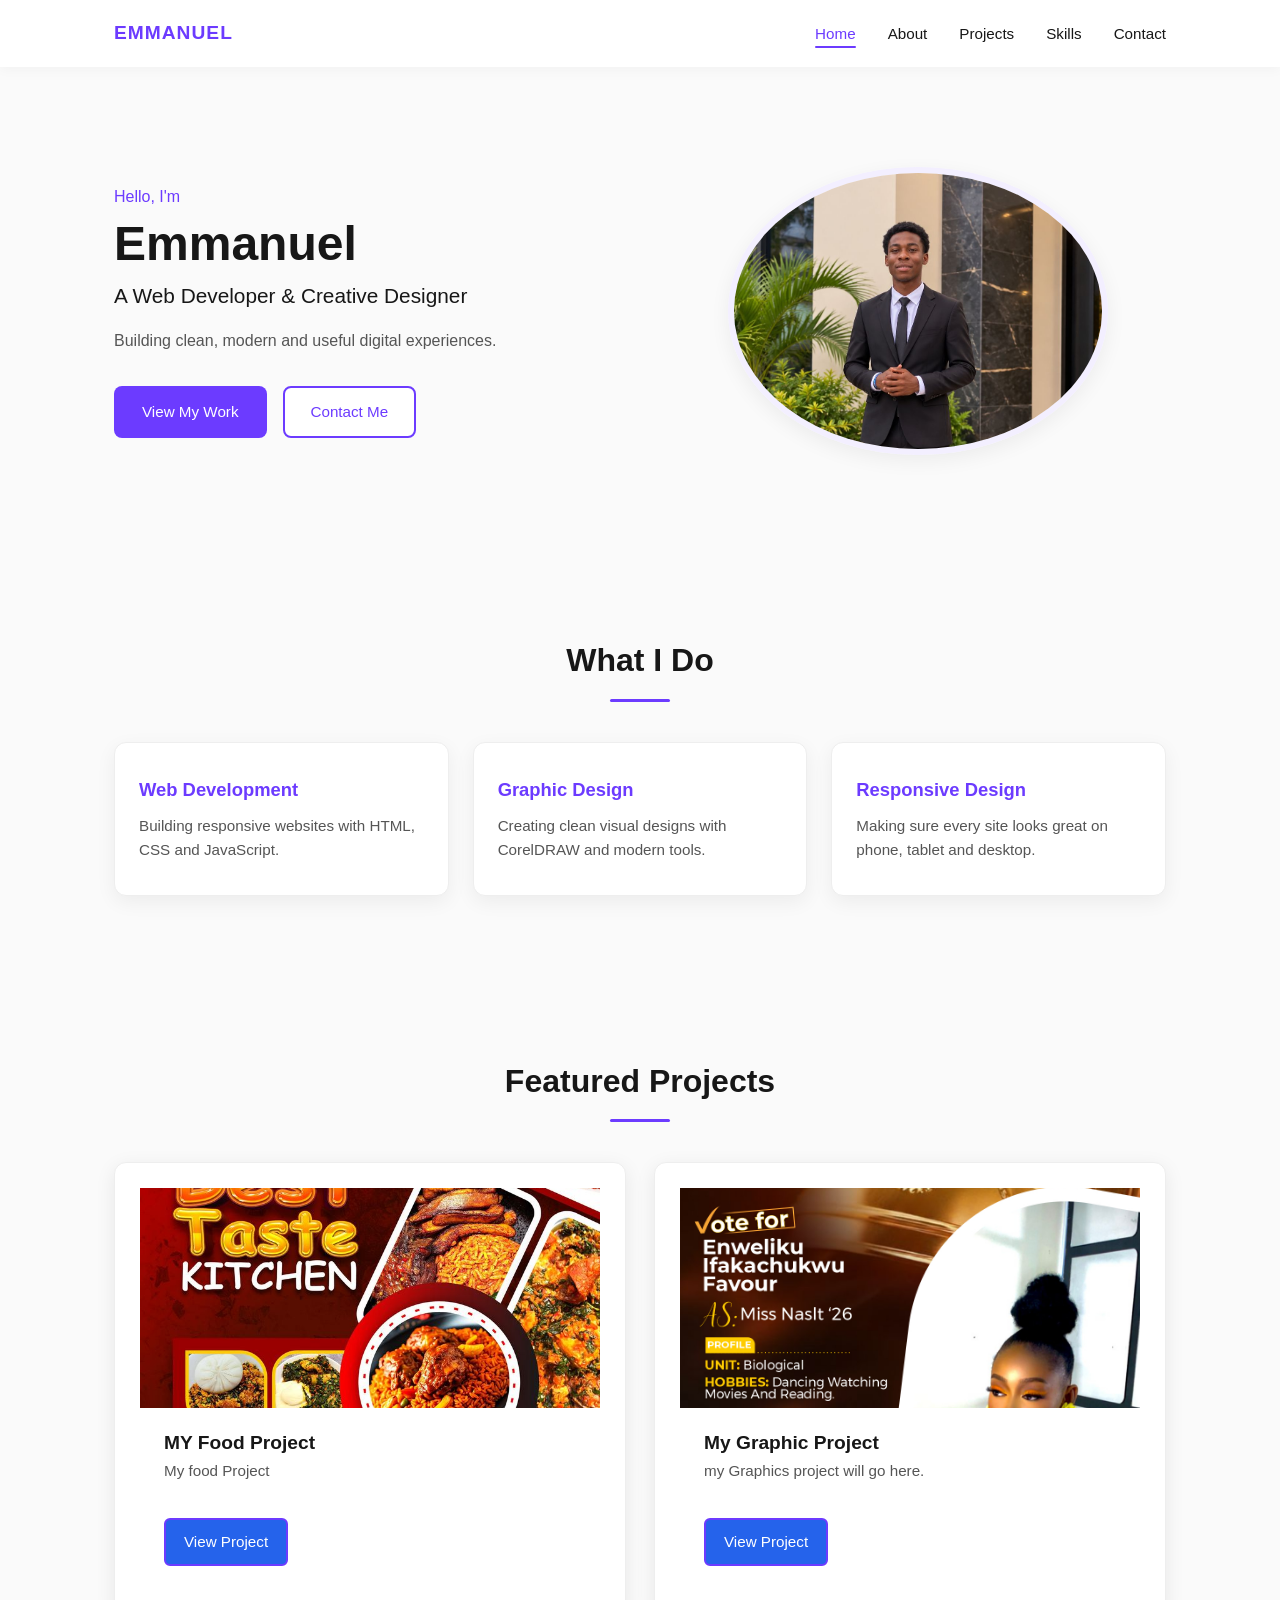
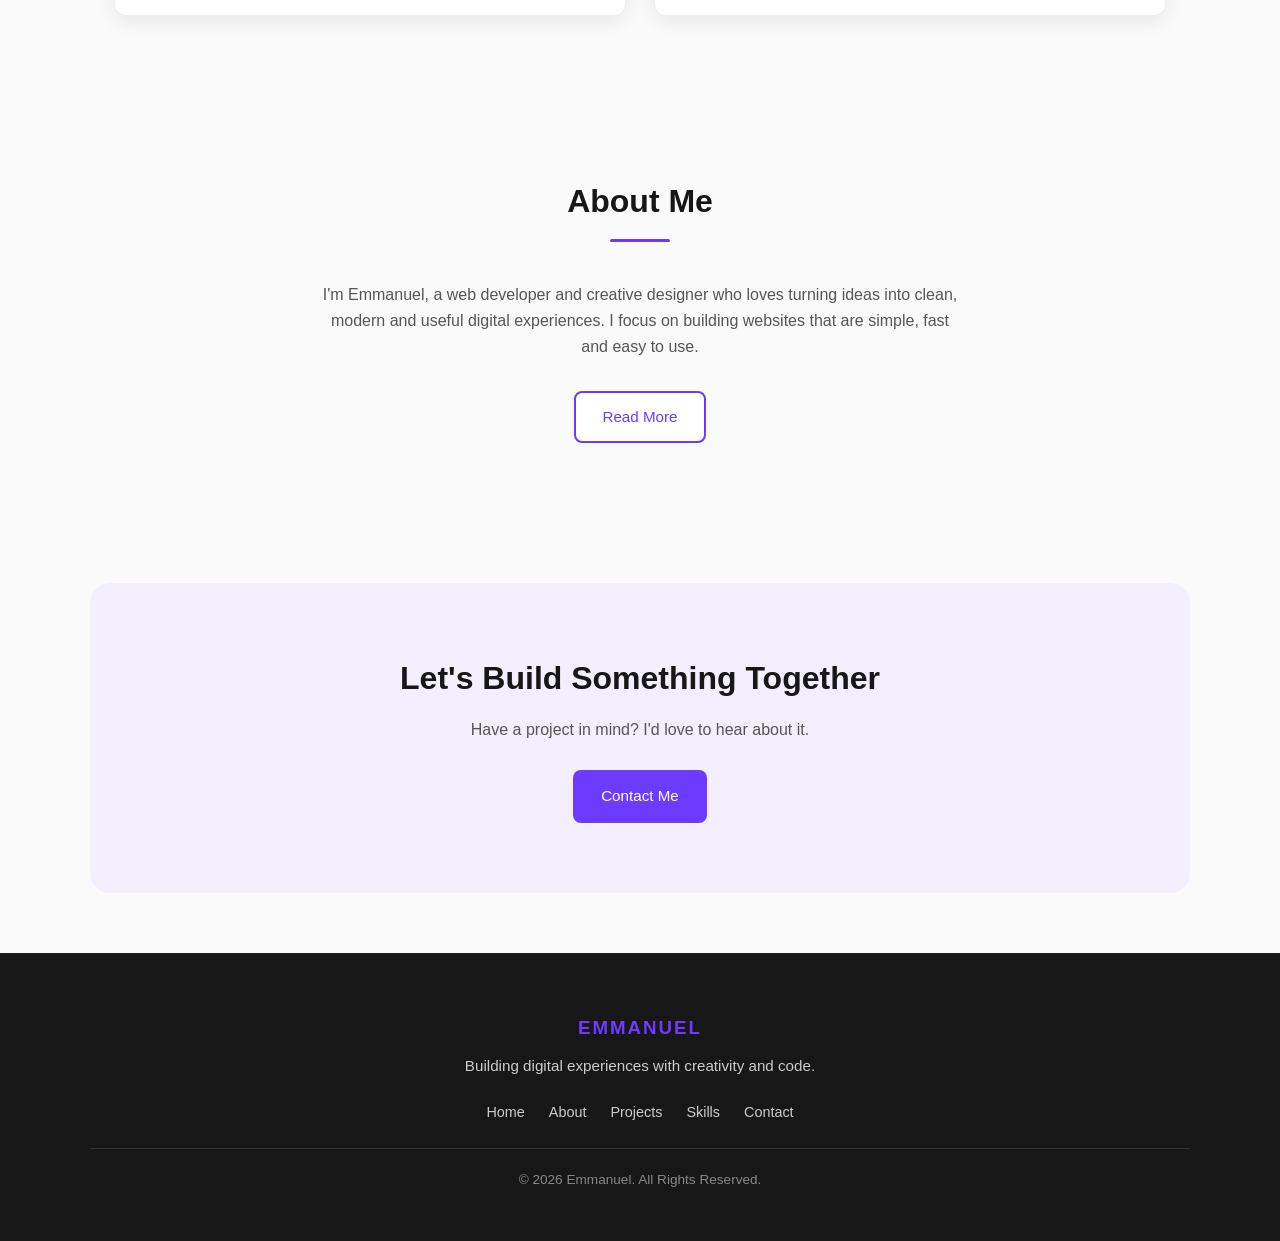
<file: index.html>
<!DOCTYPE html>
<html lang="en">
<head>
    <meta charset="UTF-8">
    <meta name="viewport" content="width=device-width, initial-scale=1.0">
    <title>Emmanuel Porfiolo</title>
    <link rel="stylesheet" href="CSS/style.css">
</head>
<body>
     <!-- ===== NAVIGATION ===== -->
  <header class="navbar">
    <div class="nav-container">
      <a href="index.html" class="logo">EMMANUEL</a>

      
      <button class="nav-toggle" aria-label="Toggle navigation">
        <span></span>
        <span></span>
        <span></span>
      </button>


      <nav>
        <ul class="nav-links">
          <li><a href="index.html" class="active">Home</a></li>
          <li><a href="about.html">About</a></li>
          <li><a href="projects.html">Projects</a></li>
          <li><a href="Skills.html">Skills</a></li>
          <li><a href="Contact.html">Contact</a></li>
        </ul>
      </nav>
    </div>
  </header>

  <!-- ===== HERO ===== -->
  <section class="hero">
    <div class="hero-content">
      <p class="hero-greeting">Hello, I'm</p>
      <h1 class="hero-title">Emmanuel</h1>
      <h2 class="hero-subtitle">A Web Developer &amp; Creative Designer</h2>
      <p class="hero-text">
        Building clean, modern and useful digital experiences.
      </p>

      <div class="hero-buttons">
        <a href="projects.html" class="btn btn-primary">View My Work</a>
        <a href="contact.html" class="btn btn-secondary">Contact Me </a>
      </div>
    </div>

    <div class="hero-image">
      <img src="images/my picture.jpg" alt="Portrait of Emmanuel" />
    </div>
  </section>

  <!-- ===== FEATURED SKILLS ===== -->
  <section class="featured-skills">
    <h2 class="section-title">What I Do</h2>

    <div class="skills-grid">
      <div class="skill-card">
        <h3>Web Development</h3>
        <p>Building responsive websites with HTML, CSS and JavaScript.</p>
      </div>

      <div class="skill-card">
        <h3>Graphic Design</h3>
        <p>Creating clean visual designs with CorelDRAW and modern tools.</p>
      </div>

      <div class="skill-card">
        <h3>Responsive Design</h3>
        <p>Making sure every site looks great on phone, tablet and desktop.</p>
      </div>
    </div>
  </section>

  <!-- ===== FEATURED PROJECTS ===== -->
  <section class="featured-projects">
    <h2 class="section-title">Featured Projects</h2>

    <div class="projects-grid">
      <article class="project-card">
        <img src="images/food.jpg" alt="food website" />
        <h3>MY Food Project</h3>
        <p>My food Project</p>
        <a href="projects.html" class="btn btn-secondary">View Project</a>
      </article>

      <article class="project-card">
        <img src="images/img 2.jpg"  alt="Graphic design" />
        <h3>My Graphic Project</h3>
        <p> my Graphics project will go here.</p>
        <a href="projects.html" class="btn btn-secondary">View Project</a>
      </article>
    </div>
  </section>

  <!-- ===== SHORT ABOUT ===== -->
  <section class="short-about">
    <h2 class="section-title">About Me</h2>
    <p>
      I'm Emmanuel, a web developer and creative designer who loves turning
      ideas into clean, modern and useful digital experiences. I focus on
      building websites that are simple, fast and easy to use.
    </p>
    <a href="about.html" class="btn btn-secondary">Read More</a>
  </section>

  <!-- ===== CALL TO ACTION ===== -->
  <section class="cta">
    <h2>Let's Build Something Together</h2>
    <p>Have a project in mind? I'd love to hear about it.</p>
    <a href="contact.html" class="btn btn-primary">Contact Me</a>
  </section>

  <!-- ===== FOOTER ===== -->
  <footer class="footer">
    <div class="footer-container">
      <h3 class="footer-logo">EMMANUEL</h3>
      <p>Building digital experiences with creativity and code.</p>

      <ul class="footer-links">
        <li><a href="index.html">Home</a></li>
        <li><a href="about.html">About</a></li>
        <li><a href="projects.html">Projects</a></li>
        <li><a href="skills.html">Skills</a></li>
        <li><a href="contact.html">Contact</a></li>
      </ul>

      <p class="footer-copy">© 2026 Emmanuel. All Rights Reserved.</p>
    </div>
  </footer>


    <script src="JS/script.js"></script>
</body>
</html>
</file>
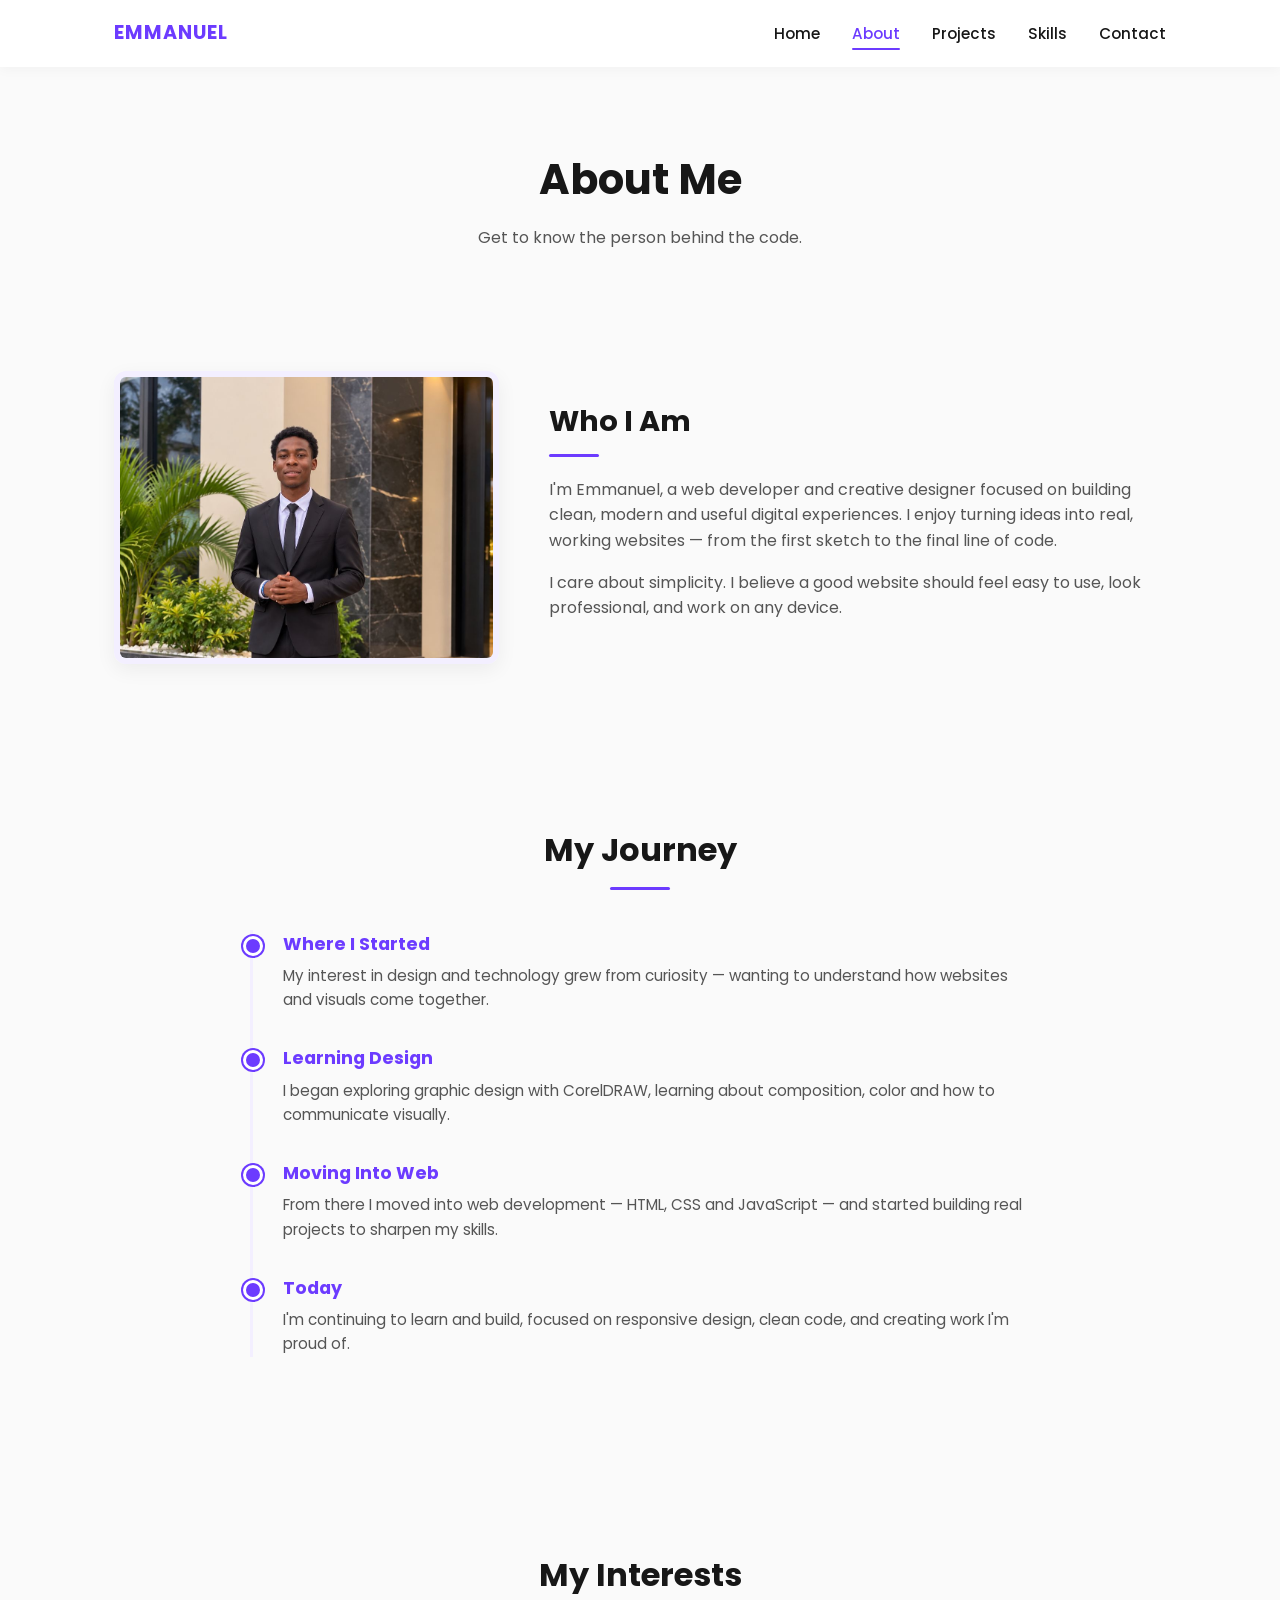
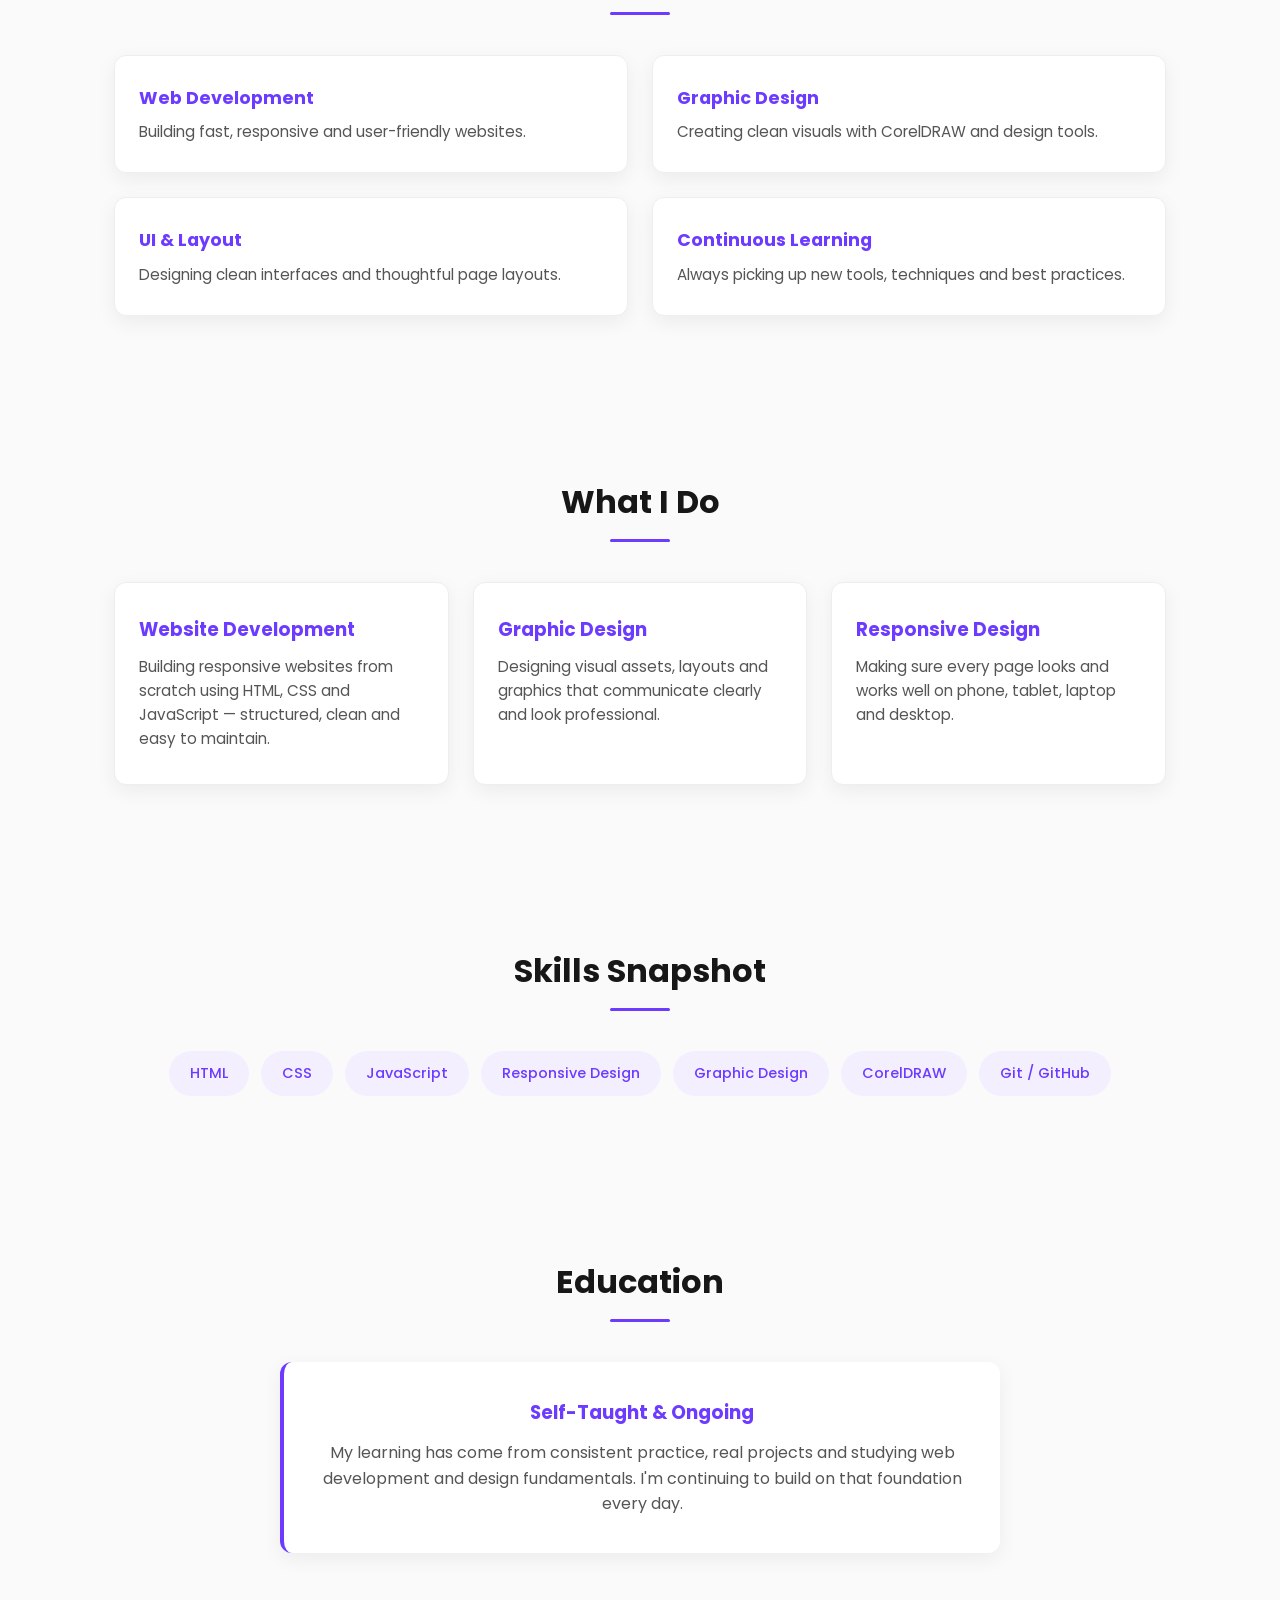
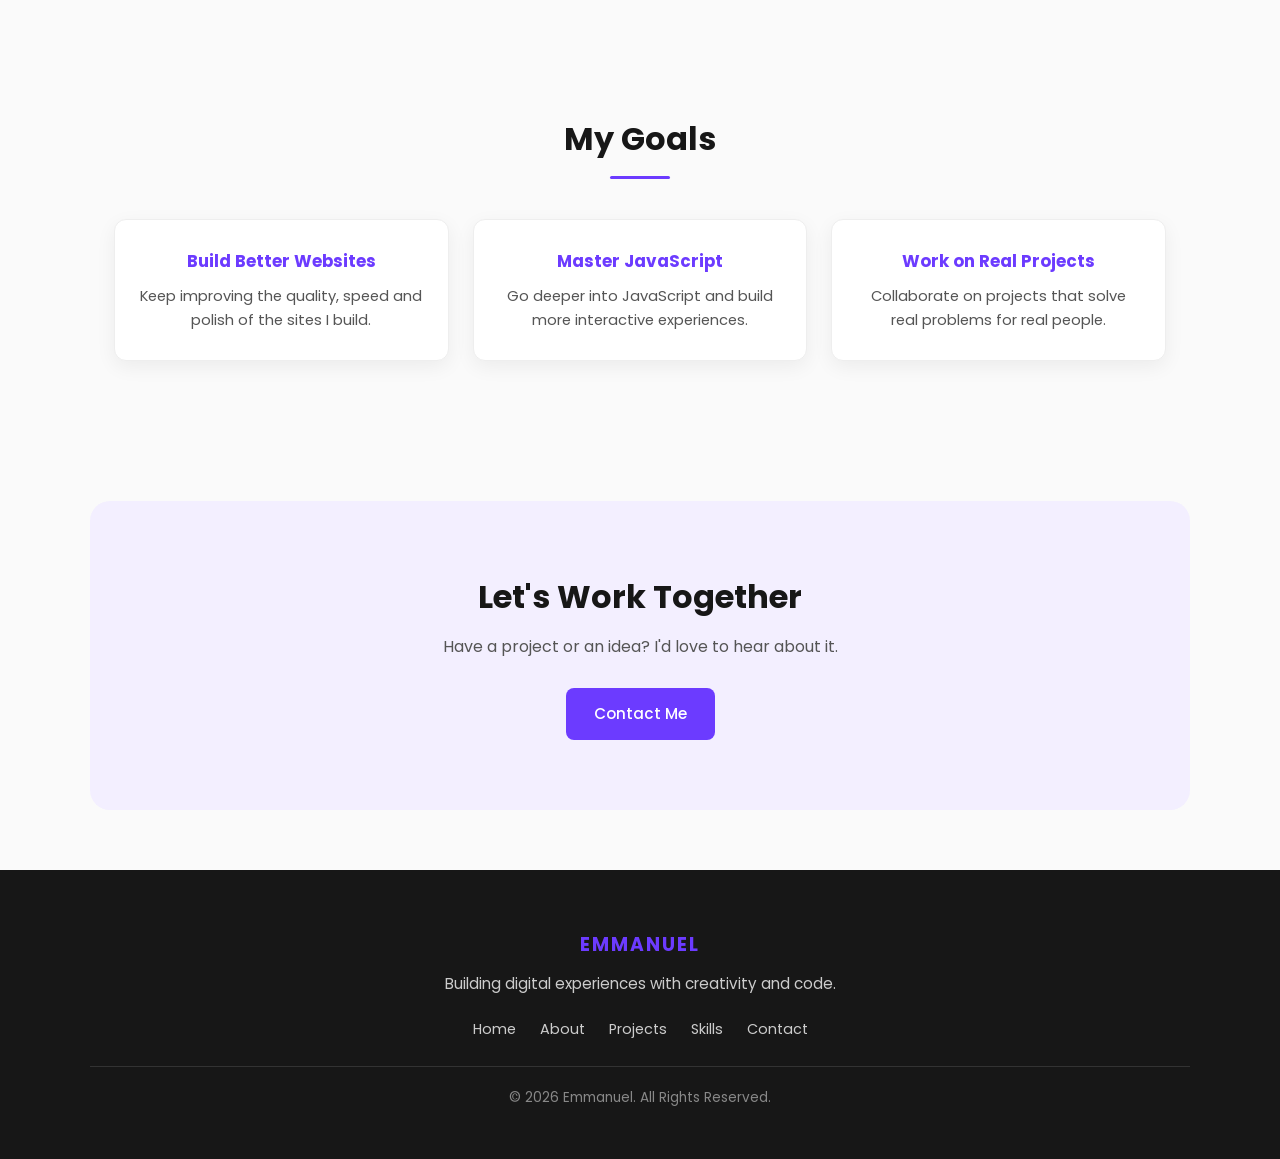
<file: about.html>
<!DOCTYPE html>
<html lang="en">
<head>
  <meta charset="UTF-8" />
  <meta name="viewport" content="width=device-width, initial-scale=1.0" />
  <title>About | Emmanuel</title>

  <link rel="preconnect" href="https://fonts.googleapis.com" />
  <link rel="preconnect" href="https://fonts.gstatic.com" crossorigin />
  <link href="https://fonts.googleapis.com/css2?family=Poppins:wght@400;500;700&display=swap" rel="stylesheet" />
  <link rel="stylesheet" href="CSS/style.css" />
</head>
<body>

  <!-- ===== NAVIGATION ===== -->
  <header class="navbar">
    <div class="nav-container">
      <a href="index.html" class="logo">EMMANUEL</a>

      <button class="nav-toggle" aria-label="Toggle navigation">
        <span></span>
        <span></span>
        <span></span>
      </button>

      <nav>
        <ul class="nav-links">
          <li><a href="index.html">Home</a></li>
          <li><a href="about.html" class="active">About</a></li>
          <li><a href="projects.html">Projects</a></li>
          <li><a href="Skills.html">Skills</a></li>
          <li><a href="Contact.html">Contact</a></li>
        </ul>
      </nav>
    </div>
  </header>

  <!-- ===== PAGE HEADER ===== -->
  <section class="page-header">
    <h1>About Me</h1>
    <p>Get to know the person behind the code.</p>
  </section>

  <!-- ===== ABOUT ME ===== -->
  <section class="about-section">
    <div class="about-grid">
      <div class="about-image">
        <img src="images/my picture.jpg" alt="Portrait of Emmanuel" />
      </div>
      <div class="about-text">
        <h2 class="section-title-left">Who I Am</h2>
        <p>
          I'm Emmanuel, a web developer and creative designer focused on building
          clean, modern and useful digital experiences. I enjoy turning ideas
          into real, working websites — from the first sketch to the final line
          of code.
        </p>
        <p>
          I care about simplicity. I believe a good website should feel easy to
          use, look professional, and work on any device.
        </p>
      </div>
    </div>
  </section>

  <!-- ===== MY JOURNEY ===== -->
  <section class="about-section">
    <h2 class="section-title">My Journey</h2>
    <div class="timeline">
      <div class="timeline-item">
        <h3>Where I Started</h3>
        <p>
          My interest in design and technology grew from curiosity — wanting to
          understand how websites and visuals come together.
        </p>
      </div>
      <div class="timeline-item">
        <h3>Learning Design</h3>
        <p>
          I began exploring graphic design with CorelDRAW, learning about
          composition, color and how to communicate visually.
        </p>
      </div>
      <div class="timeline-item">
        <h3>Moving Into Web</h3>
        <p>
          From there I moved into web development — HTML, CSS and JavaScript —
          and started building real projects to sharpen my skills.
        </p>
      </div>
      <div class="timeline-item">
        <h3>Today</h3>
        <p>
          I'm continuing to learn and build, focused on responsive design,
          clean code, and creating work I'm proud of.
        </p>
      </div>
    </div>
  </section>

  <!-- ===== MY INTERESTS ===== -->
  <section class="about-section">
    <h2 class="section-title">My Interests</h2>
    <div class="interests-grid">
      <div class="interest-card">
        <h3>Web Development</h3>
        <p>Building fast, responsive and user-friendly websites.</p>
      </div>
      <div class="interest-card">
        <h3>Graphic Design</h3>
        <p>Creating clean visuals with CorelDRAW and design tools.</p>
      </div>
      <div class="interest-card">
        <h3>UI &amp; Layout</h3>
        <p>Designing clean interfaces and thoughtful page layouts.</p>
      </div>
      <div class="interest-card">
        <h3>Continuous Learning</h3>
        <p>Always picking up new tools, techniques and best practices.</p>
      </div>
    </div>
  </section>

  <!-- ===== WHAT I DO ===== -->
  <section class="about-section">
    <h2 class="section-title">What I Do</h2>
    <div class="services-grid">
      <div class="service-card">
        <h3>Website Development</h3>
        <p>
          Building responsive websites from scratch using HTML, CSS and
          JavaScript — structured, clean and easy to maintain.
        </p>
      </div>
      <div class="service-card">
        <h3>Graphic Design</h3>
        <p>
          Designing visual assets, layouts and graphics that communicate
          clearly and look professional.
        </p>
      </div>
      <div class="service-card">
        <h3>Responsive Design</h3>
        <p>
          Making sure every page looks and works well on phone, tablet,
          laptop and desktop.
        </p>
      </div>
    </div>
  </section>

  <!-- ===== SKILLS SNAPSHOT ===== -->
  <section class="about-section">
    <h2 class="section-title">Skills Snapshot</h2>
    <div class="skills-list">
      <span class="skill-tag">HTML</span>
      <span class="skill-tag">CSS</span>
      <span class="skill-tag">JavaScript</span>
      <span class="skill-tag">Responsive Design</span>
      <span class="skill-tag">Graphic Design</span>
      <span class="skill-tag">CorelDRAW</span>
      <span class="skill-tag">Git / GitHub</span>
    </div>
  </section>

  <!-- ===== EDUCATION ===== -->
  <section class="about-section">
    <h2 class="section-title">Education</h2>
    <div class="education-card">
      <h3>Self-Taught &amp; Ongoing</h3>
      <p>
        My learning has come from consistent practice, real projects and
        studying web development and design fundamentals. I'm continuing
        to build on that foundation every day.
      </p>
    </div>
  </section>

  <!-- ===== GOALS ===== -->
  <section class="about-section">
    <h2 class="section-title">My Goals</h2>
    <div class="goals-list">
      <div class="goal-item">
        <h3>Build Better Websites</h3>
        <p>Keep improving the quality, speed and polish of the sites I build.</p>
      </div>
      <div class="goal-item">
        <h3>Master JavaScript</h3>
        <p>Go deeper into JavaScript and build more interactive experiences.</p>
      </div>
      <div class="goal-item">
        <h3>Work on Real Projects</h3>
        <p>Collaborate on projects that solve real problems for real people.</p>
      </div>
    </div>
  </section>

  <!-- ===== CTA ===== -->
  <section class="cta">
    <h2>Let's Work Together</h2>
    <p>Have a project or an idea? I'd love to hear about it.</p>
    <a href="contact.html" class="btn btn-primary">Contact Me</a>
  </section>

  <!-- ===== FOOTER ===== -->
  <footer class="footer">
    <div class="footer-container">
      <h3 class="footer-logo">EMMANUEL</h3>
      <p>Building digital experiences with creativity and code.</p>

      <ul class="footer-links">
        <li><a href="index.html">Home</a></li>
        <li><a href="about.html">About</a></li>
        <li><a href="projects.html">Projects</a></li>
        <li><a href="skills.html">Skills</a></li>
        <li><a href="contact.html">Contact</a></li>
      </ul>

      <p class="footer-copy">© 2026 Emmanuel. All Rights Reserved.</p>
    </div>
  </footer>

  <script src="JS/script.js"></script>
</body>
</html>
</file>
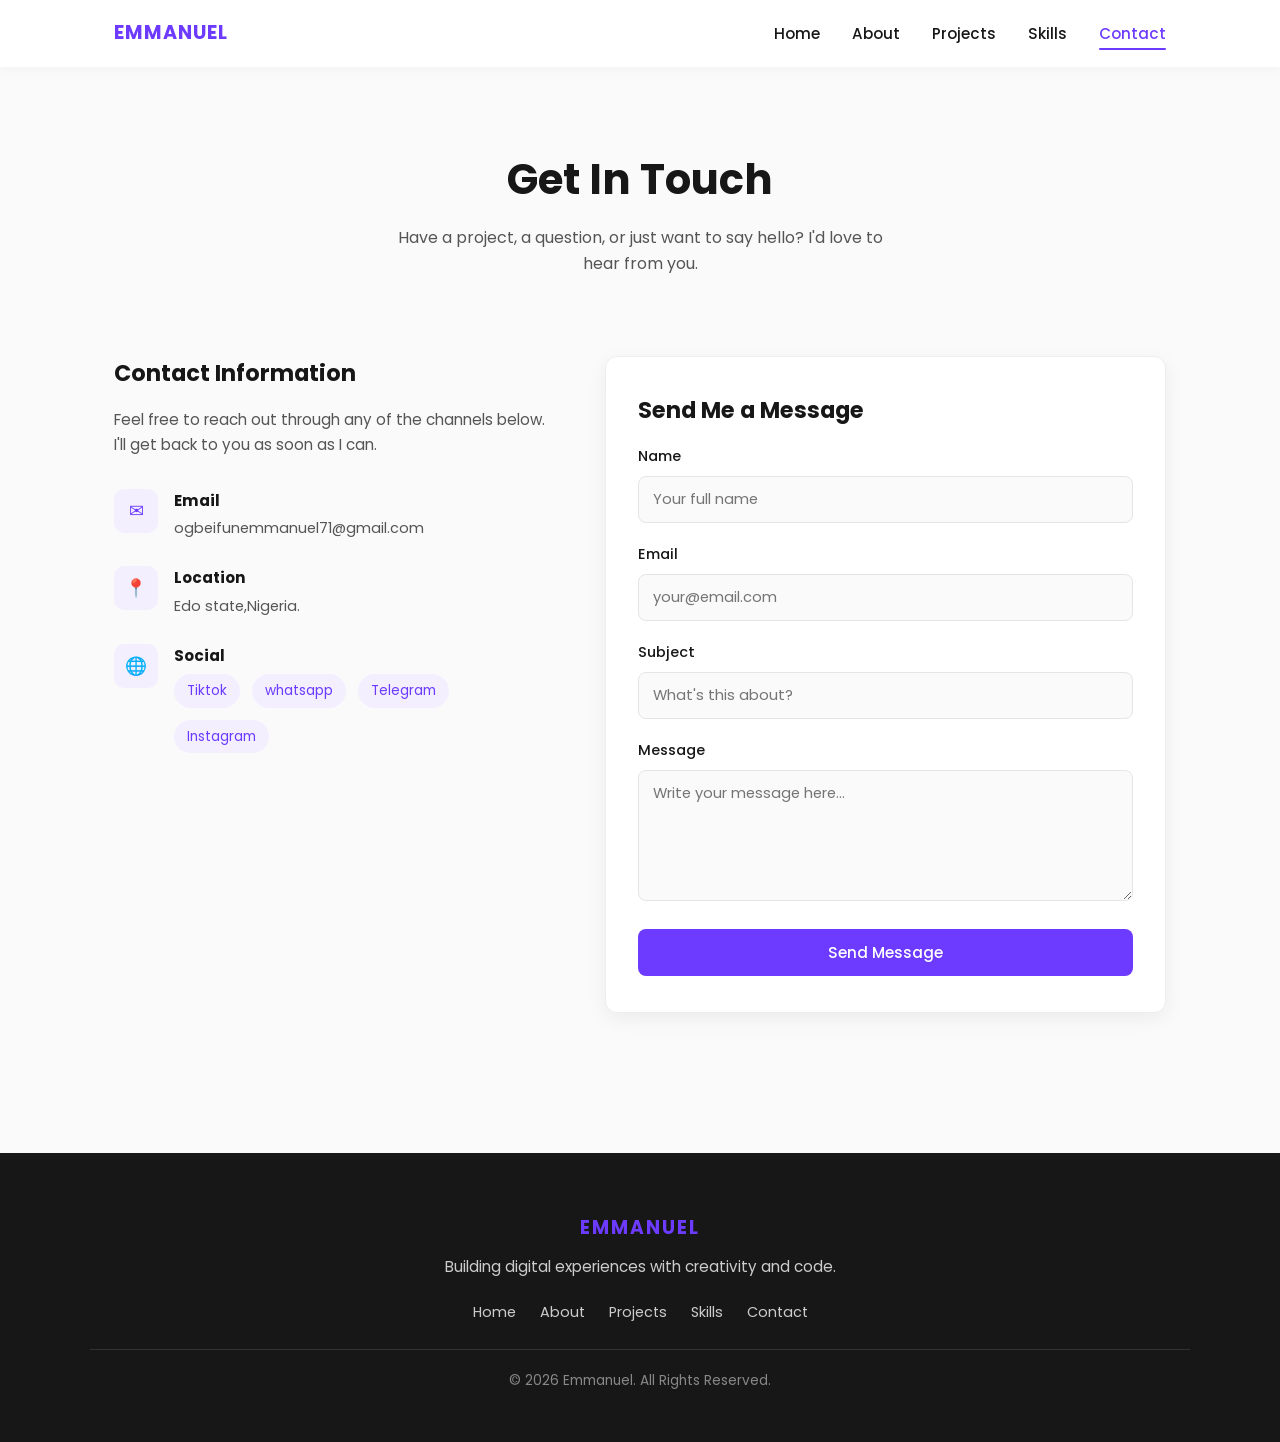
<file: Contact.html>
<!DOCTYPE html>
<html lang="en">
<head>
  <meta charset="UTF-8" />
  <meta name="viewport" content="width=device-width, initial-scale=1.0" />
  <title>Contact | Emmanuel</title>

  <link rel="preconnect" href="https://fonts.googleapis.com" />
  <link rel="preconnect" href="https://fonts.gstatic.com" crossorigin />
  <link href="https://fonts.googleapis.com/css2?family=Poppins:wght@400;500;700&display=swap" rel="stylesheet" />
  <link rel="stylesheet" href="CSS/style.css" />
</head>
<body>

  <!-- ===== NAVIGATION ===== -->
  <header class="navbar">
    <div class="nav-container">
      <a href="index.html" class="logo">EMMANUEL</a>

      <button class="nav-toggle" aria-label="Toggle navigation">
        <span></span>
        <span></span>
        <span></span>
      </button>

      <nav>
        <ul class="nav-links">
          <li><a href="index.html">Home</a></li>
          <li><a href="about.html">About</a></li>
          <li><a href="projects.html">Projects</a></li>
          <li><a href="skills.html">Skills</a></li>
          <li><a href="contact.html" class="active">Contact</a></li>
        </ul>
      </nav>
    </div>
  </header>

  <!-- ===== PAGE HEADER ===== -->
  <section class="page-header">
    <h1>Get In Touch</h1>
    <p>Have a project, a question, or just want to say hello? I'd love to hear from you.</p>
  </section>

  <!-- ===== CONTACT SECTION ===== -->
  <section class="contact-section">
    <div class="contact-wrapper">

      <!-- LEFT: Contact info -->
      <div class="contact-info">
        <h2 class="contact-heading">Contact Information</h2>
        <p class="contact-intro">
          Feel free to reach out through any of the channels below.
          I'll get back to you as soon as I can.
        </p>

        <div class="info-item">
          <div class="info-icon">✉</div>
          <div class="info-text">
            <h4>Email</h4>
            <p>ogbeifunemmanuel71@gmail.com</p>
          </div>
        </div>

        <div class="info-item">
          <div class="info-icon">📍</div>
          <div class="info-text">
            <h4>Location</h4>
            <p>Edo state,Nigeria.</p>
          </div>
        </div>

        <div class="info-item">
          <div class="info-icon">🌐</div>
          <div class="info-text">
            <h4>Social</h4>
            <div class="social-links">
              <a href="https://www.tiktok.com/@enogie_1?_r=1&_t=ZS-9AIyiwMShPR" aria-label="Tiktok">Tiktok</a>
              <a href="https://wa.me/2347065073744" aria-label="whatsapp">whatsapp</a>
              <a href="t.me/Enogie9." aria-label="Telegram">Telegram</a>
              <a href="https://www.instagram.com/enogie_21?stkn=M2xxdHU2dG5wN3h3" aria-label="Instagram">Instagram</a>
            </div>
          </div>
        </div>
      </div>

      <!-- RIGHT: Contact form -->
      <div class="contact-form-wrapper">
        <h2 class="contact-heading">Send Me a Message</h2>

        <form class="contact-form" id="contactForm">
          <div class="form-group">
            <label for="name">Name</label>
            <input type="text" id="name" name="name" placeholder="Your full name" />
          </div>

          <div class="form-group">
            <label for="email">Email</label>
            <input type="email" id="email" name="email" placeholder="your@email.com" />
          </div>

          <div class="form-group">
            <label for="subject">Subject</label>
            <input type="text" id="subject" name="subject" placeholder="What's this about?" />
          </div>

          <div class="form-group">
            <label for="message">Message</label>
            <textarea id="message" name="message" rows="5" placeholder="Write your message here..."></textarea>
          </div>

          <button type="submit" class="btn btn-primary form-btn">Send Message</button>
        </form>
      </div>

    </div>
  </section>

  <!-- ===== FOOTER ===== -->
  <footer class="footer">
    <div class="footer-container">
      <h3 class="footer-logo">EMMANUEL</h3>
      <p>Building digital experiences with creativity and code.</p>

      <ul class="footer-links">
        <li><a href="index.html">Home</a></li>
        <li><a href="about.html">About</a></li>
        <li><a href="projects.html">Projects</a></li>
        <li><a href="Skills.html">Skills</a></li>
        <li><a href="Contact.html">Contact</a></li>
      </ul>

      <p class="footer-copy">© 2026 Emmanuel. All Rights Reserved.</p>
    </div>
  </footer>

  <script src="JS/script.js"></script>
</body>
</html>
</file>
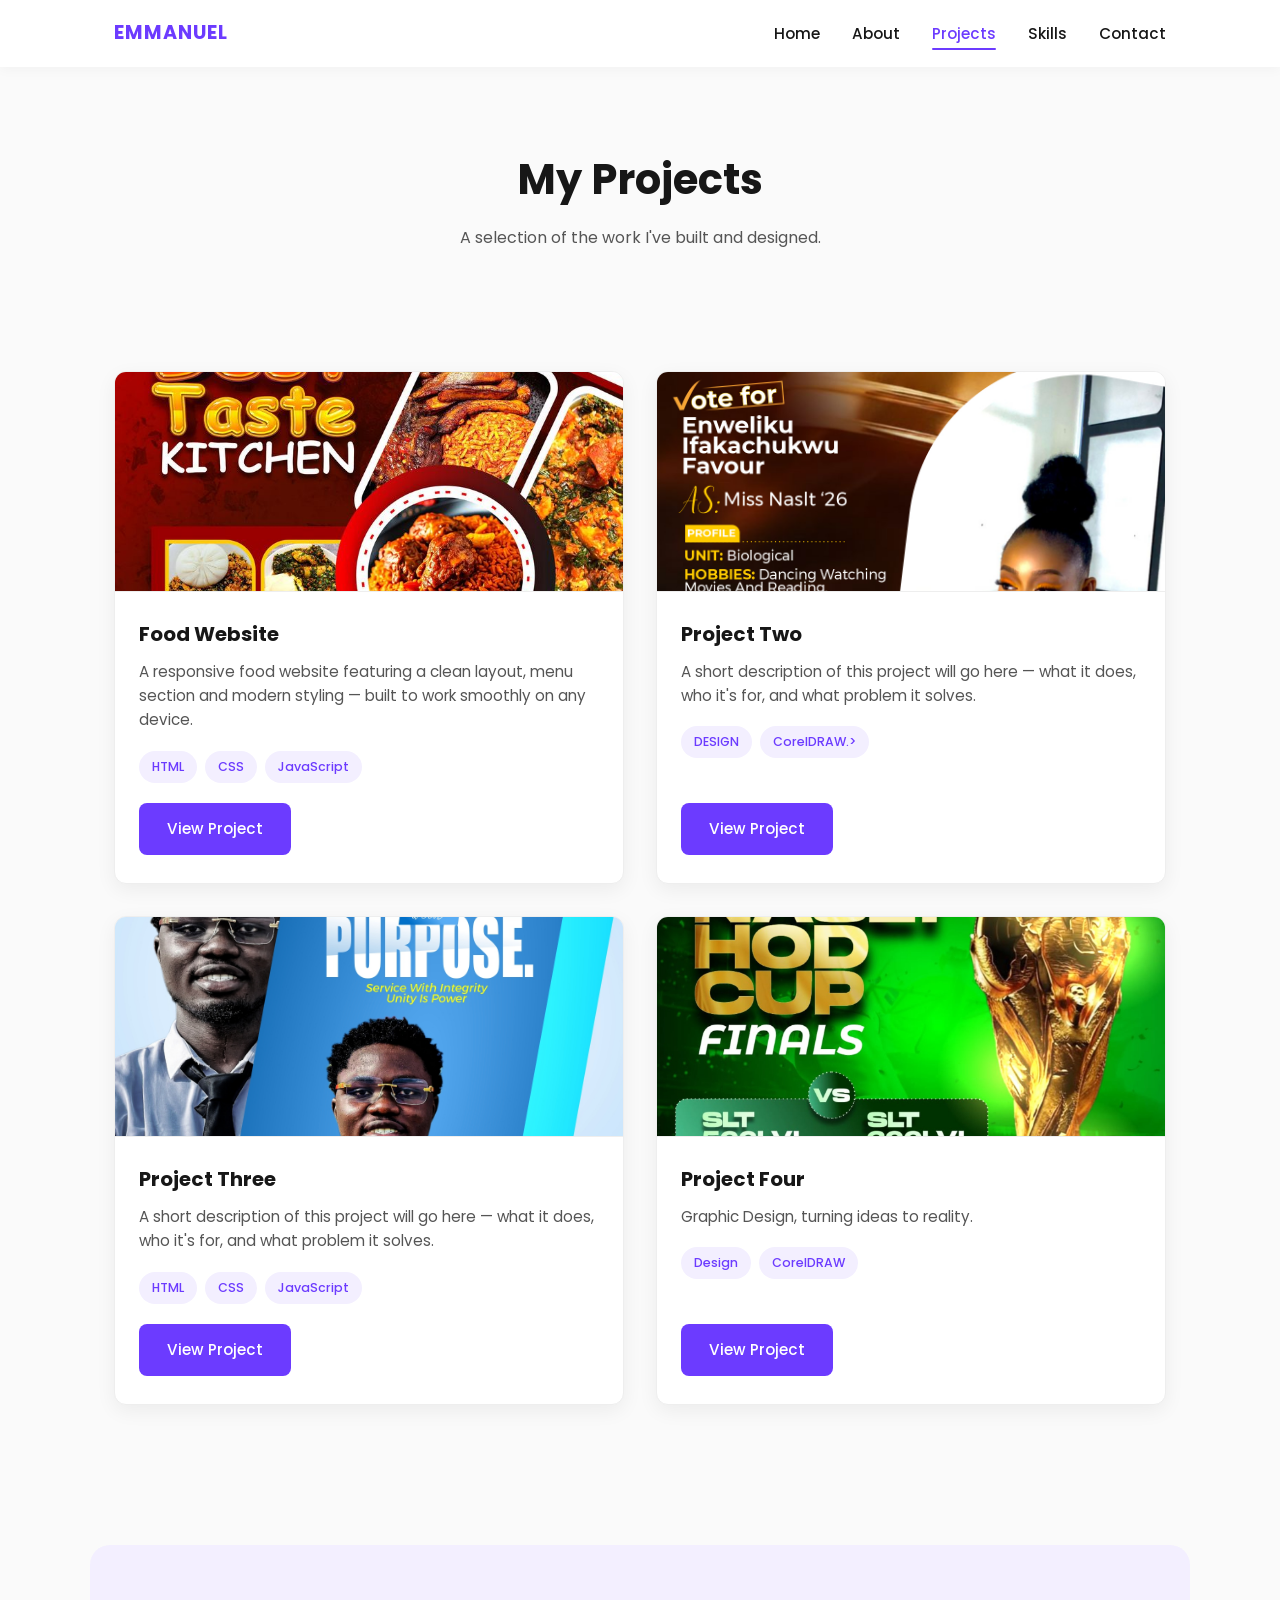
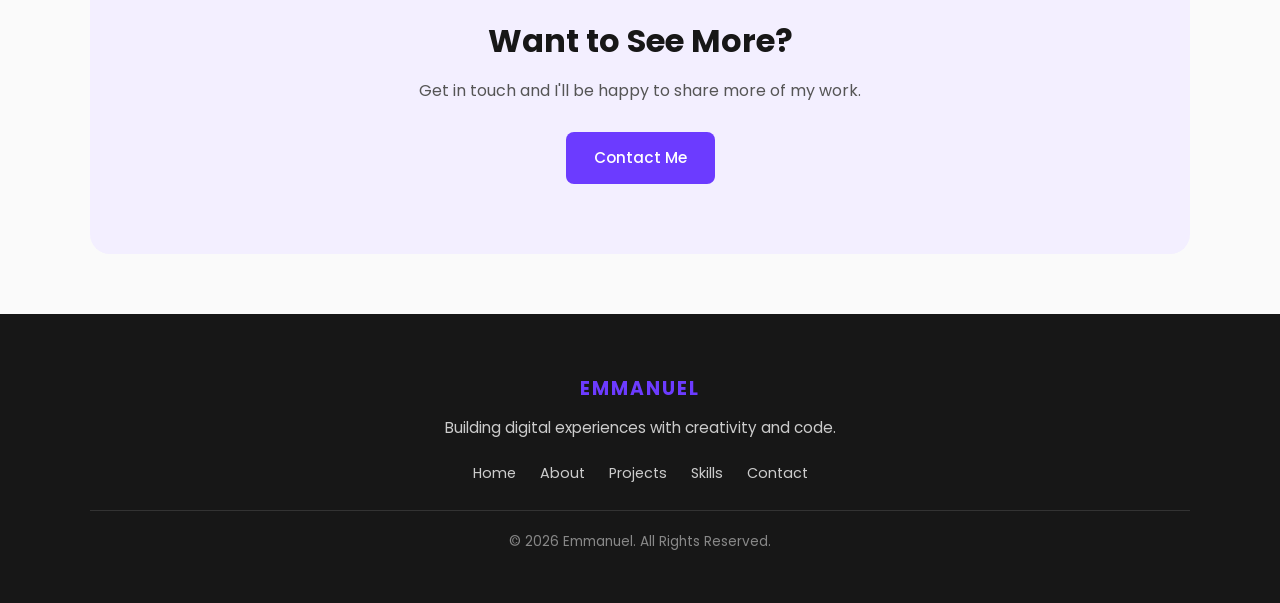
<file: projects.html>
<!DOCTYPE html>
<html lang="en">
<head>
  <meta charset="UTF-8" />
  <meta name="viewport" content="width=device-width, initial-scale=1.0" />
  <title>Projects | Emmanuel</title>

  <link rel="preconnect" href="https://fonts.googleapis.com" />
  <link rel="preconnect" href="https://fonts.gstatic.com" crossorigin />
  <link href="https://fonts.googleapis.com/css2?family=Poppins:wght@400;500;700&display=swap" rel="stylesheet" />
  <link rel="stylesheet" href="CSS/style.css" />
</head>
<body>

  <!-- ===== NAVIGATION ===== -->
  <header class="navbar">
    <div class="nav-container">
      <a href="index.html" class="logo">EMMANUEL</a>

      <button class="nav-toggle" aria-label="Toggle navigation">
        <span></span>
        <span></span>
        <span></span>
      </button>

      <nav>
        <ul class="nav-links">
          <li><a href="index.html">Home</a></li>
          <li><a href="about.html">About</a></li>
          <li><a href="projects.html" class="active">Projects</a></li>
          <li><a href="Skills.html">Skills</a></li>
          <li><a href="Contact.html">Contact</a></li>
        </ul>
      </nav>
    </div>
  </header>

  <!-- ===== PAGE HEADER ===== -->
  <section class="page-header">
    <h1>My Projects</h1>
    <p>A selection of the work I've built and designed.</p>
  </section>

  <!-- ===== PROJECTS GRID ===== -->
  <section class="projects-page">
    <div class="projects-page-grid">

      <!-- Project 1: Food Website -->
      <article class="project-card-full">
        <div class="project-image">
          <img src="images/food.jpg" alt="Food Website project preview" />
        </div>
        <div class="project-info">
          <h3>Food Website</h3>
          <p>
            A responsive food website featuring a clean layout, menu section
            and modern styling — built to work smoothly on any device.
          </p>

          <div class="tech-tags">
            <span class="tech-tag">HTML</span>
            <span class="tech-tag">CSS</span>
            <span class="tech-tag">JavaScript</span>
          </div>

          <a href="https://drive.google.com/drive/folders/1AtQ83T88SggsW2-APYKgGDxmFdi5DZuT?usp=drive_link" class="btn btn-primary">View Project</a>
        </div>
      </article>

      <!-- Project 2 -->
      <article class="project-card-full">
        <div class="project-image">
          <img src="images/img 2.jpg" alt="Project Two preview" />
        </div>
        <div class="project-info">
          <h3>Project Two</h3>
          <p>
            A short description of this project will go here — what it does,
            who it's for, and what problem it solves.
          </p>

          <div class="tech-tags">
            <span class="tech-tag">DESIGN</span>
            <span class="tech-tag">CorelDRAW.>
          </div>

          <a href="https://drive.google.com/drive/folders/1TWm8VMkp_tqzI3moe6p5hNKMVhKdJzKd?usp=drive_link..........................." class="btn btn-primary">View Project</a>
        </div>
      </article>

      <!-- Project 3 -->
      <article class="project-card-full">
        <div class="project-image">
          <img src="images/img 3.jpg" alt="Project Three preview" />
        </div>
        <div class="project-info">
          <h3>Project Three</h3>
          <p>
            A short description of this project will go here — what it does,
            who it's for, and what problem it solves.
          </p>

          <div class="tech-tags">
            <span class="tech-tag">HTML</span>
            <span class="tech-tag">CSS</span>
            <span class="tech-tag">JavaScript</span>
          </div>

          <a href="#" class="btn btn-primary">View Project</a>
        </div>
      </article>

      <!-- Project 4 -->
      <article class="project-card-full">
        <div class="project-image">
          <img src="images/img 1.jpg" alt="Project Four preview" />
        </div>
        <div class="project-info">
          <h3>Project Four</h3>
          <p>
            Graphic Design, turning ideas to reality.
          </p>

          <div class="tech-tags">
            <span class="tech-tag">Design</span>
            <span class="tech-tag">CorelDRAW</span>
          </div>

          <a href="#" class="btn btn-primary">View Project</a>
        </div>
      </article>

    </div>
  </section>

  <!-- ===== CTA ===== -->
  <section class="cta">
    <h2>Want to See More?</h2>
    <p>Get in touch and I'll be happy to share more of my work.</p>
    <a href="contact.html" class="btn btn-primary">Contact Me</a>
  </section>

  <!-- ===== FOOTER ===== -->
  <footer class="footer">
    <div class="footer-container">
      <h3 class="footer-logo">EMMANUEL</h3>
      <p>Building digital experiences with creativity and code.</p>

      <ul class="footer-links">
        <li><a href="index.html">Home</a></li>
        <li><a href="about.html">About</a></li>
        <li><a href="projects.html">Projects</a></li>
        <li><a href="skills.html">Skills</a></li>
        <li><a href="contact.html">Contact</a></li>
      </ul>

      <p class="footer-copy">© 2026 Emmanuel. All Rights Reserved.</p>
    </div>
  </footer>

  <script src="JS/script.js"></script>
</body>
</html>
</file>
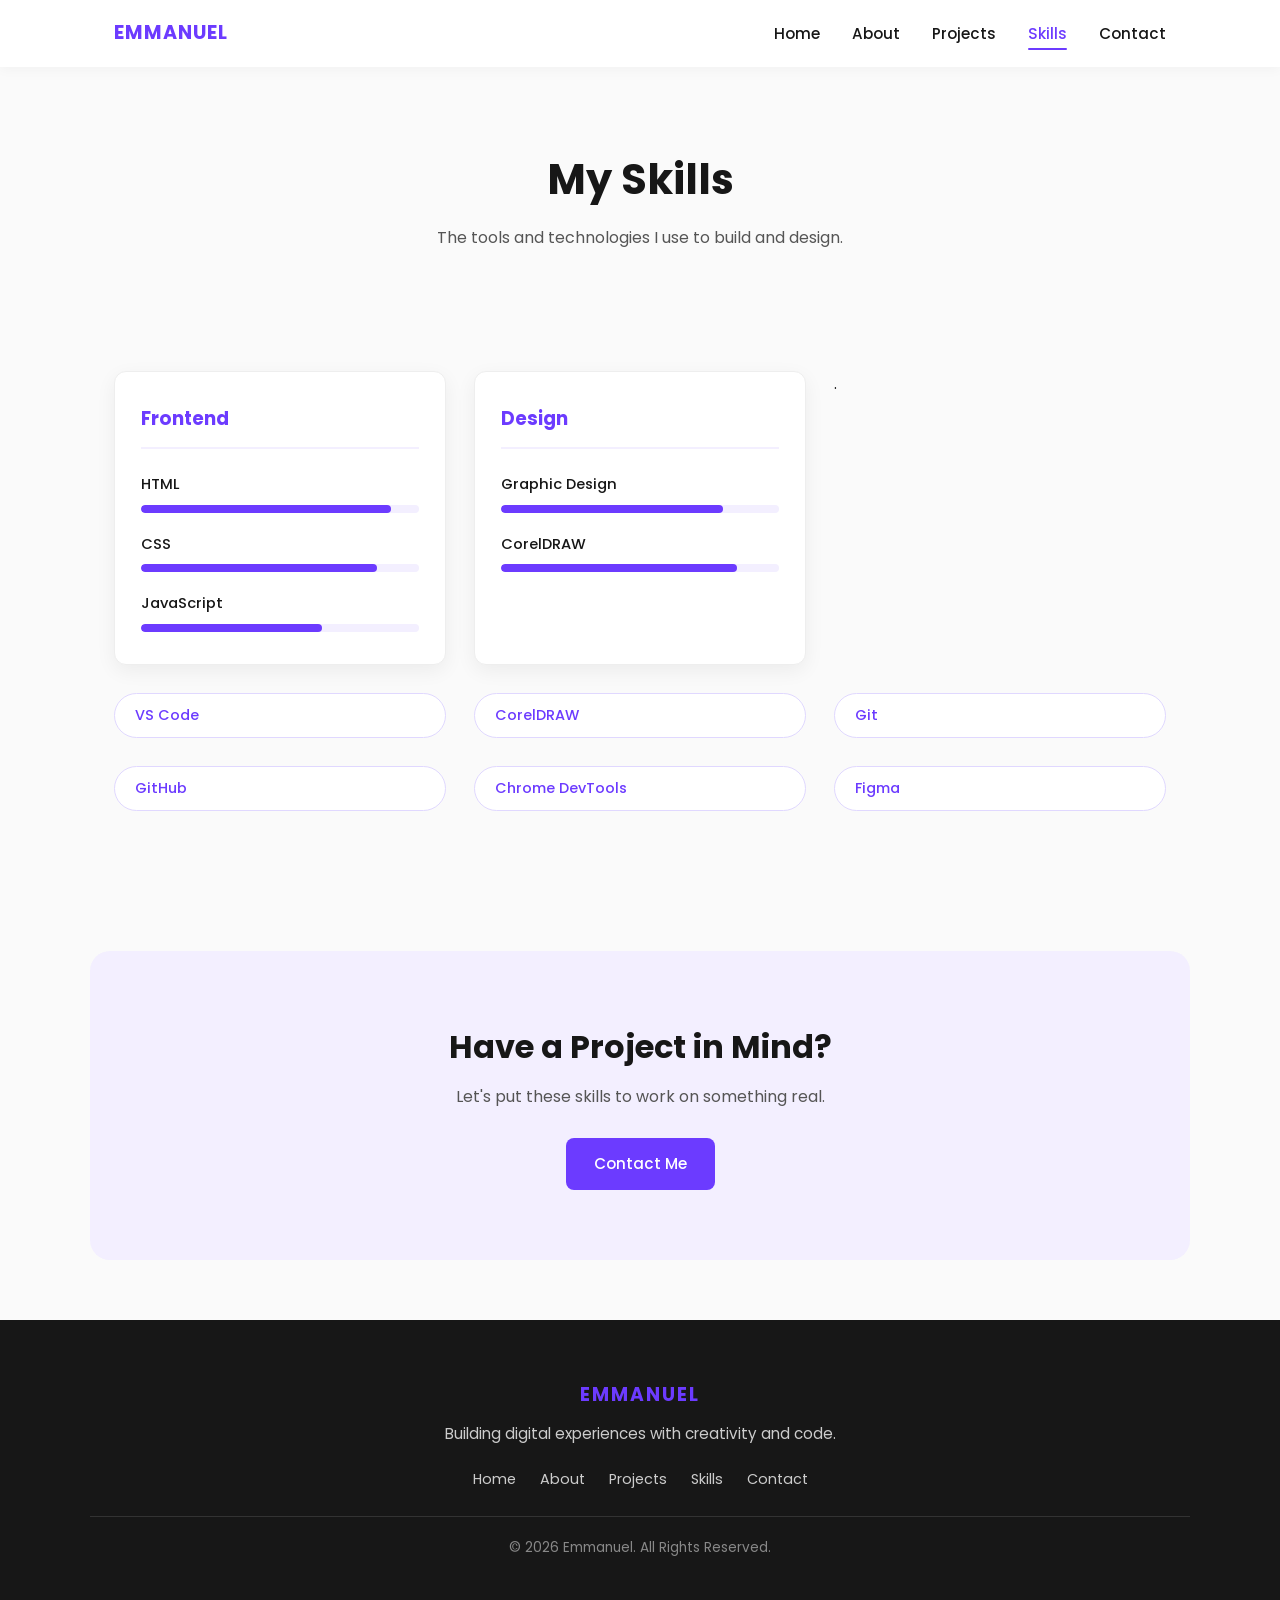
<file: Skills.html>
<!DOCTYPE html>
<html lang="en">
<head>
  <meta charset="UTF-8" />
  <meta name="viewport" content="width=device-width, initial-scale=1.0" />
  <title>Skills | Emmanuel</title>

  <link rel="preconnect" href="https://fonts.googleapis.com" />
  <link rel="preconnect" href="https://fonts.gstatic.com" crossorigin />
  <link href="https://fonts.googleapis.com/css2?family=Poppins:wght@400;500;700&display=swap" rel="stylesheet" />
  <link rel="stylesheet" href="CSS/style.css" />
</head>
<body>

  <!-- ===== NAVIGATION ===== -->
  <header class="navbar">
    <div class="nav-container">
      <a href="index.html" class="logo">EMMANUEL</a>

      <button class="nav-toggle" aria-label="Toggle navigation">
        <span></span>
        <span></span>
        <span></span>
      </button>

      <nav>
        <ul class="nav-links">
          <li><a href="index.html">Home</a></li>
          <li><a href="about.html">About</a></li>
          <li><a href="projects.html">Projects</a></li>
          <li><a href="Skills.html" class="active">Skills</a></li>
          <li><a href="Contact.html">Contact</a></li>
        </ul>
      </nav>
    </div>
  </header>

  <!-- ===== PAGE HEADER ===== -->
  <section class="page-header">
    <h1>My Skills</h1>
    <p>The tools and technologies I use to build and design.</p>
  </section>

  <!-- ===== SKILLS CATEGORIES ===== -->
  <section class="skills-page">
    <div class="skills-categories">

      <!-- FRONTEND -->
      <div class="category-card">
        <h2 class="category-title">Frontend</h2>

        <div class="skill-item">
          <div class="skill-info">
            <span>HTML</span>
          </div>
          <div class="skill-bar">
            <div class="skill-level" style="width: 90%;"></div>
          </div>
        </div>

        <div class="skill-item">
          <div class="skill-info">
            <span>CSS</span>
          </div>
          <div class="skill-bar">
            <div class="skill-level" style="width: 85%;"></div>
          </div>
        </div>

        <div class="skill-item">
          <div class="skill-info">
            <span>JavaScript</span>
          </div>
          <div class="skill-bar">
            <div class="skill-level" style="width: 65%;"></div>
          </div>
        </div>
      </div>

      <!-- DESIGN -->
      <div class="category-card">
        <h2 class="category-title">Design</h2>

        <div class="skill-item">
          <div class="skill-info">
            <span>Graphic Design</span>
          </div>
          <div class="skill-bar">
            <div class="skill-level" style="width: 80%;"></div>
          </div>
        </div>

        <div class="skill-item">
          <div class="skill-info">
            <span>CorelDRAW</span>
          </div>
          <div class="skill-bar">
            <div class="skill-level" style="width: 85%;"></div>
          </div>
        </div>
      </div>

     .
      <span class="tool-tag">VS Code</span>
      <span class="tool-tag">CorelDRAW</span>
      <span class="tool-tag">Git</span>
      <span class="tool-tag">GitHub</span>
      <span class="tool-tag">Chrome DevTools</span>
      <span class="tool-tag">Figma</span>
    </div>
  </section>

  <!-- ===== CTA ===== -->
  <section class="cta">
    <h2>Have a Project in Mind?</h2>
    <p>Let's put these skills to work on something real.</p>
    <a href="contact.html" class="btn btn-primary">Contact Me</a>
  </section>

  <!-- ===== FOOTER ===== -->
  <footer class="footer">
    <div class="footer-container">
      <h3 class="footer-logo">EMMANUEL</h3>
      <p>Building digital experiences with creativity and code.</p>

      <ul class="footer-links">
        <li><a href="index.html">Home</a></li>
        <li><a href="about.html">About</a></li>
        <li><a href="projects.html">Projects</a></li>
        <li><a href="skills.html">Skills</a></li>
        <li><a href="contact.html">Contact</a></li>
      </ul>

      <p class="footer-copy">© 2026 Emmanuel. All Rights Reserved.</p>
    </div>
  </footer>

  <script src="JS/script.js"></script>
</body>
</html>
</file>
<file: CSS/style.css>
/* ===== 1. VARIABLES ===== */
:root {
  --white: #FFFFFF;
  --accent: #6C3BFF;
  --dark: #171717;
  --light-purple: #F3EFFF;
  --bg: #FAFAFA;

  --radius: 12px;
  --shadow: 0 6px 20px rgba(23, 23, 23, 0.06);
  --shadow-hover: 0 12px 30px rgba(108, 59, 255, 0.15);

  --max-width: 1100px;
}

/* ===== 2. RESET & BASE ===== */
* {
  margin: 0;
  padding: 0;
  box-sizing: border-box;
}

html {
  scroll-behavior: smooth;
}

body {
  font-family: 'Poppins', sans-serif;
  background: var(--bg);
  color: var(--dark);
  line-height: 1.6;
}

img {
  max-width: 100%;
  display: block;
}

a {
  text-decoration: none;
  color: inherit;
}

ul {
  list-style: none;
}

/* ===== 3. LAYOUT HELPERS ===== */
section {
  padding: 80px 24px;
  max-width: var(--max-width);
  margin: 0 auto;
}

.section-title {
  font-size: 2rem;
  font-weight: 700;
  margin-bottom: 40px;
  text-align: center;
}

.section-title::after {
  content: "";
  display: block;
  width: 60px;
  height: 3px;
  background: var(--accent);
  margin: 12px auto 0;
  border-radius: 2px;
}

/* ===== 4. NAVBAR ===== */
.navbar {
  position: sticky;
  top: 0;
  background: var(--white);
  box-shadow: 0 2px 12px rgba(0, 0, 0, 0.04);
  z-index: 100;
}

.nav-container {
  max-width: var(--max-width);
  margin: 0 auto;
  padding: 18px 24px;
  display: flex;
  align-items: center;
  justify-content: space-between;
}

.logo {
  font-weight: 700;
  font-size: 1.2rem;
  letter-spacing: 1px;
  color: var(--accent);
}

.nav-links {
  display: flex;
  gap: 32px;
}

.nav-links a {
  font-weight: 500;
  font-size: 0.95rem;
  position: relative;
  transition: color 0.2s ease;
}

.nav-links a:hover {
  color: var(--accent);
}

.nav-links a.active {
  color: var(--accent);
}

.nav-links a.active::after {
  content: "";
  position: absolute;
  left: 0;
  bottom: -6px;
  width: 100%;
  height: 2px;
  background: var(--accent);
  border-radius: 2px;
}

/* Hamburger - hidden on desktop */
.nav-toggle {
  display: none;
  background: none;
  border: none;
  cursor: pointer;
  flex-direction: column;
  gap: 5px;
  padding: 8px;
}

.nav-toggle span {
  width: 24px;
  height: 2px;
  background: var(--dark);
  border-radius: 2px;
}

/* ===== 5. BUTTONS ===== */
.btn {
  display: inline-block;
  padding: 12px 26px;
  border-radius: 8px;
  font-weight: 500;
  font-size: 0.95rem;
  transition: all 0.25s ease;
  cursor: pointer;
  border: 2px solid transparent;
}

.btn-primary {
  background: var(--accent);
  color: var(--white);
}

.btn-primary:hover {
  background: #5a2ee0;
  transform: translateY(-2px);
  box-shadow: var(--shadow-hover);
}

.btn-secondary {
  background: var(--white);
  color: var(--accent);
  border-color: var(--accent);
}

.btn-secondary:hover {
  background: var(--light-purple);
  transform: translateY(-2px);
}

/* ===== 6. HERO ===== */
.hero {
  display: grid;
  grid-template-columns: 1fr 1fr;
  gap: 60px;
  align-items: center;
  padding-top: 100px;
  padding-bottom: 100px;
}

.hero-greeting {
  color: var(--accent);
  font-weight: 500;
  margin-bottom: 8px;
}

.hero-title {
  font-size: 3rem;
  font-weight: 700;
  line-height: 1.1;
  margin-bottom: 8px;
}

.hero-subtitle {
  font-size: 1.3rem;
  font-weight: 500;
  color: var(--dark);
  margin-bottom: 16px;
}

.hero-text {
  color: #555;
  margin-bottom: 32px;
  max-width: 480px;
}

.hero-buttons {
  display: flex;
  gap: 16px;
  flex-wrap: wrap;
}

.hero-image img {
  width: 100%;
  max-width: 380px;
  border-radius: 50%;
  border: 6px solid var(--light-purple);
  box-shadow: var(--shadow);
  margin: 0 auto;
}

/* ===== 7. FEATURED SKILLS ===== */
.skills-grid {
  display: grid;
  grid-template-columns: repeat(3, 1fr);
  gap: 24px;
}

.skill-card {
  background: var(--white);
  padding: 32px 24px;
  border-radius: var(--radius);
  border: 1px solid #eee;
  box-shadow: var(--shadow);
  transition: all 0.25s ease;
}

.skill-card:hover {
  transform: translateY(-6px);
  border-color: var(--accent);
  box-shadow: var(--shadow-hover);
}

.skill-card h3 {
  color: var(--accent);
  margin-bottom: 10px;
  font-size: 1.15rem;
}

.skill-card p {
  color: #555;
  font-size: 0.95rem;
}

/* ===== 8. FEATURED PROJECTS ===== */
.projects-grid {
  display: grid;
  grid-template-columns: repeat(2, 1fr);
  gap: 28px;
}

.project-card {
  background: var(--white);
  border-radius: var(--radius);
  overflow: hidden;
  border: 1px solid #eee;
  box-shadow: var(--shadow);
  transition: all 0.25s ease;
}

.project-card:hover {
  transform: translateY(-6px);
  border-color: var(--accent);
  box-shadow: var(--shadow-hover);
}

.project-card img {
  width: 100%;
  height: 220px;
  object-fit: cover;
}

.project-card h3,
.project-card p,
.project-card .btn {
  margin-left: 24px;
  margin-right: 24px;
}

.project-card h3 {
  margin-top: 20px;
  font-size: 1.2rem;
}

.project-card p {
  color: #555;
  font-size: 0.95rem;
  margin-bottom: 20px;
}

.project-card .btn {
  display: inline-block;
  margin-bottom: 24px;
}

/* ===== 9. SHORT ABOUT ===== */
.short-about {
  text-align: center;
}

.short-about p {
  max-width: 640px;
  margin: 0 auto 32px;
  color: #555;
}

/* ===== 10. CTA ===== */
.cta {
  background: var(--light-purple);
  border-radius: 20px;
  text-align: center;
  padding: 70px 24px;
  margin: 60px auto;
  max-width: var(--max-width);
}

.cta h2 {
  font-size: 2rem;
  margin-bottom: 12px;
}

.cta p {
  color: #555;
  margin-bottom: 28px;
}

/* ===== 11. FOOTER ===== */
.footer {
  background: var(--dark);
  color: var(--white);
  padding: 60px 24px 30px;
  margin-top: 60px;
}

.footer-container {
  max-width: var(--max-width);
  margin: 0 auto;
  text-align: center;
}

.footer-logo {
  color: var(--accent);
  letter-spacing: 2px;
  margin-bottom: 12px;
}

.footer p {
  color: #ccc;
  font-size: 0.95rem;
  margin-bottom: 20px;
}

.footer-links {
  display: flex;
  justify-content: center;
  gap: 24px;
  flex-wrap: wrap;
  margin-bottom: 24px;
}

.footer-links a {
  color: #ccc;
  font-size: 0.9rem;
  transition: color 0.2s ease;
}

.footer-links a:hover {
  color: var(--accent);
}

.footer-copy {
  border-top: 1px solid #333;
  padding-top: 20px;
  font-size: 0.85rem !important;
  color: #888 !important;
}

/* =========================
   PROJECTS PAGE
========================= */

.projects {
    max-width: 1100px;
    margin: 50px auto;
    padding: 20px;

    display: grid;
    grid-template-columns: repeat(3, 1fr);
    gap: 25px;
}

.project-card {
    background: white;
    padding: 25px;
    border-radius: 12px;

    box-shadow: 0 5px 20px rgba(0, 0, 0, 0.08);

    transition: transform 0.3s ease;
}

.project-card:hover {
    transform: translateY(-5px);
}

.project-card h2 {
    color: #1e3a8a;
    margin-bottom: 10px;
}

.project-card p {
    color: #555;
    line-height: 1.6;
}

.project-card a {
    display: inline-block;
    margin-top: 15px;
    padding: 10px 18px;

    background: #2563eb;
    color: white;

    text-decoration: none;
    border-radius: 6px;
}

.project-card a:hover {
    background: #1e40af;
}

/* ===== 12. ABOUT PAGE ===== */

/* Page header (used on About, Projects, Skills, Contact) */
.page-header {
  text-align: center;
  padding: 80px 24px 40px;
}

.page-header h1 {
  font-size: 2.6rem;
  font-weight: 700;
  margin-bottom: 12px;
}

.page-header p {
  color: #555;
  max-width: 520px;
  margin: 0 auto;
}

/* Left-aligned section title */
.section-title-left {
  font-size: 1.8rem;
  font-weight: 700;
  margin-bottom: 20px;
}

.section-title-left::after {
  content: "";
  display: block;
  width: 50px;
  height: 3px;
  background: var(--accent);
  margin-top: 10px;
  border-radius: 2px;
}

/* About top grid (image + text) */
.about-grid {
  display: grid;
  grid-template-columns: 1fr 1.6fr;
  gap: 50px;
  align-items: center;
}

.about-image img {
  border-radius: var(--radius);
  border: 6px solid var(--light-purple);
  box-shadow: var(--shadow);
}

.about-text p {
  color: #555;
  margin-bottom: 16px;
}

/* Timeline */
.timeline {
  max-width: 780px;
  margin: 0 auto;
  position: relative;
  padding-left: 30px;
  border-left: 3px solid var(--light-purple);
}

.timeline-item {
  position: relative;
  margin-bottom: 32px;
}

.timeline-item::before {
  content: "";
  position: absolute;
  left: -40px;
  top: 6px;
  width: 14px;
  height: 14px;
  background: var(--accent);
  border-radius: 50%;
  border: 3px solid var(--white);
  box-shadow: 0 0 0 2px var(--accent);
}

.timeline-item h3 {
  color: var(--accent);
  margin-bottom: 6px;
  font-size: 1.1rem;
}

.timeline-item p {
  color: #555;
  font-size: 0.95rem;
}

/* Interests */
.interests-grid {
  display: grid;
  grid-template-columns: repeat(2, 1fr);
  gap: 24px;
}

.interest-card {
  background: var(--white);
  padding: 28px 24px;
  border-radius: var(--radius);
  border: 1px solid #eee;
  box-shadow: var(--shadow);
  transition: all 0.25s ease;
}

.interest-card:hover {
  transform: translateY(-6px);
  border-color: var(--accent);
  box-shadow: var(--shadow-hover);
}

.interest-card h3 {
  color: var(--accent);
  margin-bottom: 8px;
  font-size: 1.1rem;
}

.interest-card p {
  color: #555;
  font-size: 0.95rem;
}

/* Services */
.services-grid {
  display: grid;
  grid-template-columns: repeat(3, 1fr);
  gap: 24px;
}

.service-card {
  background: var(--white);
  padding: 32px 24px;
  border-radius: var(--radius);
  border: 1px solid #eee;
  box-shadow: var(--shadow);
  transition: all 0.25s ease;
}

.service-card:hover {
  transform: translateY(-6px);
  border-color: var(--accent);
  box-shadow: var(--shadow-hover);
}

.service-card h3 {
  color: var(--accent);
  margin-bottom: 10px;
  font-size: 1.15rem;
}

.service-card p {
  color: #555;
  font-size: 0.95rem;
}

/* Skills tags */
.skills-list {
  display: flex;
  flex-wrap: wrap;
  gap: 12px;
  justify-content: center;
}

.skill-tag {
  background: var(--light-purple);
  color: var(--accent);
  padding: 10px 20px;
  border-radius: 999px;
  font-weight: 500;
  font-size: 0.9rem;
  border: 1px solid transparent;
  transition: all 0.25s ease;
}

.skill-tag:hover {
  border-color: var(--accent);
  transform: translateY(-2px);
}

/* Education */
.education-card {
  max-width: 720px;
  margin: 0 auto;
  background: var(--white);
  padding: 36px 32px;
  border-radius: var(--radius);
  border-left: 4px solid var(--accent);
  box-shadow: var(--shadow);
  text-align: center;
}

.education-card h3 {
  color: var(--accent);
  margin-bottom: 12px;
}

.education-card p {
  color: #555;
}

/* Goals */
.goals-list {
  display: grid;
  grid-template-columns: repeat(3, 1fr);
  gap: 24px;
}

.goal-item {
  background: var(--white);
  padding: 28px 24px;
  border-radius: var(--radius);
  border: 1px solid #eee;
  box-shadow: var(--shadow);
  transition: all 0.25s ease;
  text-align: center;
}

.goal-item:hover {
  transform: translateY(-6px);
  border-color: var(--accent);
  box-shadow: var(--shadow-hover);
}

.goal-item h3 {
  color: var(--accent);
  margin-bottom: 10px;
  font-size: 1.05rem;
}

.goal-item p {
  color: #555;
  font-size: 0.92rem;
}

/* ===== 13. PROJECTS PAGE ===== */

.projects-page-grid {
  display: grid;
  grid-template-columns: repeat(2, 1fr);
  gap: 32px;
}

.project-card-full {
  background: var(--white);
  border-radius: var(--radius);
  overflow: hidden;
  border: 1px solid #eee;
  box-shadow: var(--shadow);
  display: flex;
  flex-direction: column;
  transition: all 0.25s ease;
}

.project-card-full:hover {
  transform: translateY(-6px);
  border-color: var(--accent);
  box-shadow: var(--shadow-hover);
}

.project-image img {
  width: 100%;
  height: 220px;
  object-fit: cover;
  border-bottom: 1px solid #eee;
}

.project-info {
  padding: 26px 24px 28px;
  display: flex;
  flex-direction: column;
  flex-grow: 1;
}

.project-info h3 {
  font-size: 1.25rem;
  margin-bottom: 10px;
}

.project-info p {
  color: #555;
  font-size: 0.95rem;
  margin-bottom: 18px;
}

/* Tech tags (HTML / CSS / JS pills) */
.tech-tags {
  display: flex;
  flex-wrap: wrap;
  gap: 8px;
  margin-bottom: 20px;
}

.tech-tag {
  background: var(--light-purple);
  color: var(--accent);
  font-size: 0.78rem;
  font-weight: 500;
  padding: 5px 12px;
  border-radius: 999px;
  border: 1px solid transparent;
  transition: all 0.2s ease;
}

.tech-tag:hover {
  border-color: var(--accent);
}

/* Push the button to the bottom of the card */
.project-info .btn {
  margin-top: auto;
  align-self: flex-start;
}

/* ===== 14. SKILLS PAGE ===== */

.skills-categories {
  display: grid;
  grid-template-columns: repeat(3, 1fr);
  gap: 28px;
}

.category-card {
  background: var(--white);
  padding: 32px 26px;
  border-radius: var(--radius);
  border: 1px solid #eee;
  box-shadow: var(--shadow);
  transition: all 0.25s ease;
}

.category-card:hover {
  transform: translateY(-6px);
  border-color: var(--accent);
  box-shadow: var(--shadow-hover);
}

.category-title {
  font-size: 1.15rem;
  color: var(--accent);
  margin-bottom: 24px;
  padding-bottom: 14px;
  border-bottom: 2px solid var(--light-purple);
}

.skill-item {
  margin-bottom: 20px;
}

.skill-item:last-child {
  margin-bottom: 0;
}

.skill-info {
  display: flex;
  justify-content: space-between;
  margin-bottom: 8px;
  font-size: 0.92rem;
  font-weight: 500;
}

.skill-bar {
  width: 100%;
  height: 8px;
  background: var(--light-purple);
  border-radius: 999px;
  overflow: hidden;
}

.skill-level {
  height: 100%;
  background: var(--accent);
  border-radius: 999px;
  transition: width 1s ease;
}

/* Tools section */
.tools-section {
  text-align: center;
}

.tools-grid {
  display: flex;
  flex-wrap: wrap;
  justify-content: center;
  gap: 12px;
}

.tool-tag {
  background: var(--white);
  color: var(--accent);
  border: 1px solid #e0d8ff;
  padding: 10px 20px;
  border-radius: 999px;
  font-weight: 500;
  font-size: 0.9rem;
  transition: all 0.25s ease;
  cursor: default;
}

.tool-tag:hover {
  background: var(--accent);
  color: var(--white);
  transform: translateY(-2px);
  box-shadow: var(--shadow-hover);
}

/* ===== 15. CONTACT PAGE ===== */

.contact-section {
  padding-top: 40px;
}

.contact-wrapper {
  display: grid;
  grid-template-columns: 1fr 1.3fr;
  gap: 60px;
  align-items: start;
}

/* Contact info (left column) */
.contact-heading {
  font-size: 1.4rem;
  font-weight: 700;
  margin-bottom: 16px;
}

.contact-intro {
  color: #555;
  font-size: 0.95rem;
  margin-bottom: 32px;
}

.info-item {
  display: flex;
  gap: 16px;
  align-items: flex-start;
  margin-bottom: 26px;
}

.info-icon {
  background: var(--light-purple);
  color: var(--accent);
  width: 44px;
  height: 44px;
  min-width: 44px;
  display: flex;
  align-items: center;
  justify-content: center;
  border-radius: 10px;
  font-size: 1.1rem;
}

.info-text h4 {
  font-size: 0.95rem;
  margin-bottom: 4px;
  color: var(--dark);
}

.info-text p {
  color: #555;
  font-size: 0.9rem;
}

/* Social links */
.social-links {
  display: flex;
  flex-wrap: wrap;
  gap: 12px;
  margin-top: 6px;
}

.social-links a {
  font-size: 0.85rem;
  color: var(--accent);
  background: var(--light-purple);
  padding: 5px 12px;
  border-radius: 999px;
  border: 1px solid transparent;
  transition: all 0.2s ease;
}

.social-links a:hover {
  background: var(--accent);
  color: var(--white);
  transform: translateY(-2px);
}

/* Contact form (right column) */
.contact-form-wrapper {
  background: var(--white);
  padding: 36px 32px;
  border-radius: var(--radius);
  border: 1px solid #eee;
  box-shadow: var(--shadow);
}

.form-group {
  margin-bottom: 20px;
}

.form-group label {
  display: block;
  font-size: 0.9rem;
  font-weight: 500;
  margin-bottom: 8px;
  color: var(--dark);
}

.form-group input,
.form-group textarea {
  width: 100%;
  padding: 12px 14px;
  border: 1px solid #e5e5e5;
  border-radius: 8px;
  font-family: inherit;
  font-size: 0.92rem;
  color: var(--dark);
  background: var(--bg);
  transition: all 0.2s ease;
}

.form-group input:focus,
.form-group textarea:focus {
  outline: none;
  border-color: var(--accent);
  background: var(--white);
  box-shadow: 0 0 0 3px rgba(108, 59, 255, 0.12);
}

.form-group textarea {
  resize: vertical;
  min-height: 120px;
}

.form-btn {
  width: 100%;
  border: none;
  font-family: inherit;
}

/* ===== 16. RESPONSIVE — TABLET (max-width: 1024px) ===== */

@media (max-width: 1024px) {

  .hero {
    gap: 40px;
    padding-top: 70px;
    padding-bottom: 70px;
  }

  .hero-title {
    font-size: 2.5rem;
  }

  .hero-subtitle {
    font-size: 1.15rem;
  }

  .skills-categories {
    grid-template-columns: repeat(2, 1fr);
  }

  .skills-categories .category-card:last-child {
    grid-column: 1 / -1;
  }
}


/* ===== 17. RESPONSIVE — TABLET PORTRAIT (max-width: 768px) ===== */

@media (max-width: 768px) {

  /* --- SECTION PADDING --- */
  section {
    padding: 60px 20px;
  }

  .section-title {
    font-size: 1.7rem;
    margin-bottom: 32px;
  }

  /* --- NAVBAR + HAMBURGER --- */
  .nav-toggle {
    display: flex;
  }

  .nav-links {
    position: absolute;
    top: 100%;
    left: 0;
    right: 0;
    background: var(--white);
    flex-direction: column;
    gap: 0;
    padding: 0 24px;
    max-height: 0;
    overflow: hidden;
    transition: max-height 0.3s ease, padding 0.3s ease;
    box-shadow: 0 8px 20px rgba(0, 0, 0, 0.06);
  }

  .nav-links.open {
    max-height: 400px;
    padding: 20px 24px;
  }

  .nav-links li {
    padding: 12px 0;
    border-bottom: 1px solid #f0f0f0;
  }

  .nav-links li:last-child {
    border-bottom: none;
  }

  .nav-links a.active::after {
    display: none;
  }

  /* --- HERO --- */
  .hero {
    grid-template-columns: 1fr;
    text-align: center;
    padding-top: 50px;
    padding-bottom: 50px;
  }

  .hero-text {
    margin-left: auto;
    margin-right: auto;
  }

  .hero-buttons {
    justify-content: center;
  }

  .hero-image {
    order: -1;
  }

  .hero-image img {
    max-width: 260px;
  }

  .hero-title {
    font-size: 2.2rem;
  }

  /* --- HOME: SKILLS --- */
  .skills-grid {
    grid-template-columns: 1fr;
  }

  /* --- HOME: PROJECTS --- */
  .projects-grid {
    grid-template-columns: 1fr;
  }

  /* --- ABOUT PAGE --- */
  .page-header {
    padding: 60px 20px 30px;
  }

  .page-header h1 {
    font-size: 2rem;
  }

  .about-grid {
    grid-template-columns: 1fr;
    gap: 30px;
    text-align: center;
  }

  .about-image img {
    max-width: 260px;
    margin: 0 auto;
  }

  .section-title-left {
    text-align: center;
  }

  .section-title-left::after {
    margin-left: auto;
    margin-right: auto;
  }

  .interests-grid,
  .services-grid,
  .goals-list {
    grid-template-columns: 1fr;
  }

  /* --- PROJECTS PAGE --- */
  .projects-page-grid {
    grid-template-columns: 1fr;
  }

  /* --- SKILLS PAGE --- */
  .skills-categories {
    grid-template-columns: 1fr;
  }

  .skills-categories .category-card:last-child {
    grid-column: auto;
  }

  /* --- CONTACT PAGE --- */
  .contact-wrapper {
    grid-template-columns: 1fr;
    gap: 40px;
  }

  .contact-form-wrapper {
    padding: 28px 22px;
  }

  /* --- CTA --- */
  .cta {
    padding: 50px 20px;
    margin: 40px auto;
  }

  .cta h2 {
    font-size: 1.6rem;
  }
}


/* ===== 18. RESPONSIVE — PHONE (max-width: 480px) ===== */

@media (max-width: 480px) {

  section {
    padding: 50px 16px;
  }

  .nav-container {
    padding: 14px 16px;
  }

  .logo {
    font-size: 1.05rem;
  }

  /* Hero */
  .hero-title {
    font-size: 1.8rem;
  }

  .hero-subtitle {
    font-size: 1rem;
  }

  .hero-text {
    font-size: 0.95rem;
  }

  .hero-image img {
    max-width: 200px;
  }

  .hero-buttons {
    flex-direction: column;
    align-items: stretch;
  }

  .hero-buttons .btn {
    width: 100%;
    text-align: center;
  }

  /* Buttons full-width on phone */
  .btn {
    padding: 12px 22px;
    font-size: 0.92rem;
  }

  /* Section titles */
  .section-title {
    font-size: 1.5rem;
  }

  .page-header h1 {
    font-size: 1.7rem;
  }

  .page-header p {
    font-size: 0.92rem;
  }

  /* Cards */
  .skill-card,
  .interest-card,
  .service-card,
  .goal-item,
  .category-card {
    padding: 24px 20px;
  }

  /* Project card button full width */
  .project-info .btn {
    width: 100%;
    text-align: center;
  }

  /* Footer */
  .footer {
    padding: 40px 16px 24px;
  }

  .footer-links {
    gap: 14px;
    font-size: 0.85rem;
  }

  /* Skill tags */
  .skill-tag,
  .tool-tag,
  .tech-tag {
    font-size: 0.82rem;
  }
}

/* ===== 19. FORM FEEDBACK STATES ===== */

.input-error {
  border-color: #e63946 !important;
  background: #fff5f5 !important;
}

.error-message {
  color: #e63946;
  font-size: 0.82rem;
  margin-top: 6px;
  font-weight: 500;
}

.success-message {
  background: var(--light-purple);
  color: var(--accent);
  border: 1px solid var(--accent);
  padding: 14px 18px;
  border-radius: 8px;
  margin-top: 20px;
  font-size: 0.92rem;
  font-weight: 500;
  text-align: center;
}

/* ===== 20. FADE-IN ANIMATION ===== */

.fade-in {
  opacity: 0;
  transform: translateY(24px);
  transition: opacity 0.7s ease, transform 0.7s ease;
}

.fade-in.visible {
  opacity: 1;
  transform: translateY(0);
} 

/* ===== 23. RESPECT REDUCED MOTION ===== */

@media (prefers-reduced-motion: reduce) {
  *,
  *::before,
  *::after {
    animation-duration: 0.01ms !important;
    animation-iteration-count: 1 !important;
    transition-duration: 0.01ms !important;
    scroll-behavior: auto !important;
  }

  .fade-in {
    opacity: 1;
    transform: none;
  }
about-grid



  .skill-level {
    width: auto !important;
  }
}
</file>
